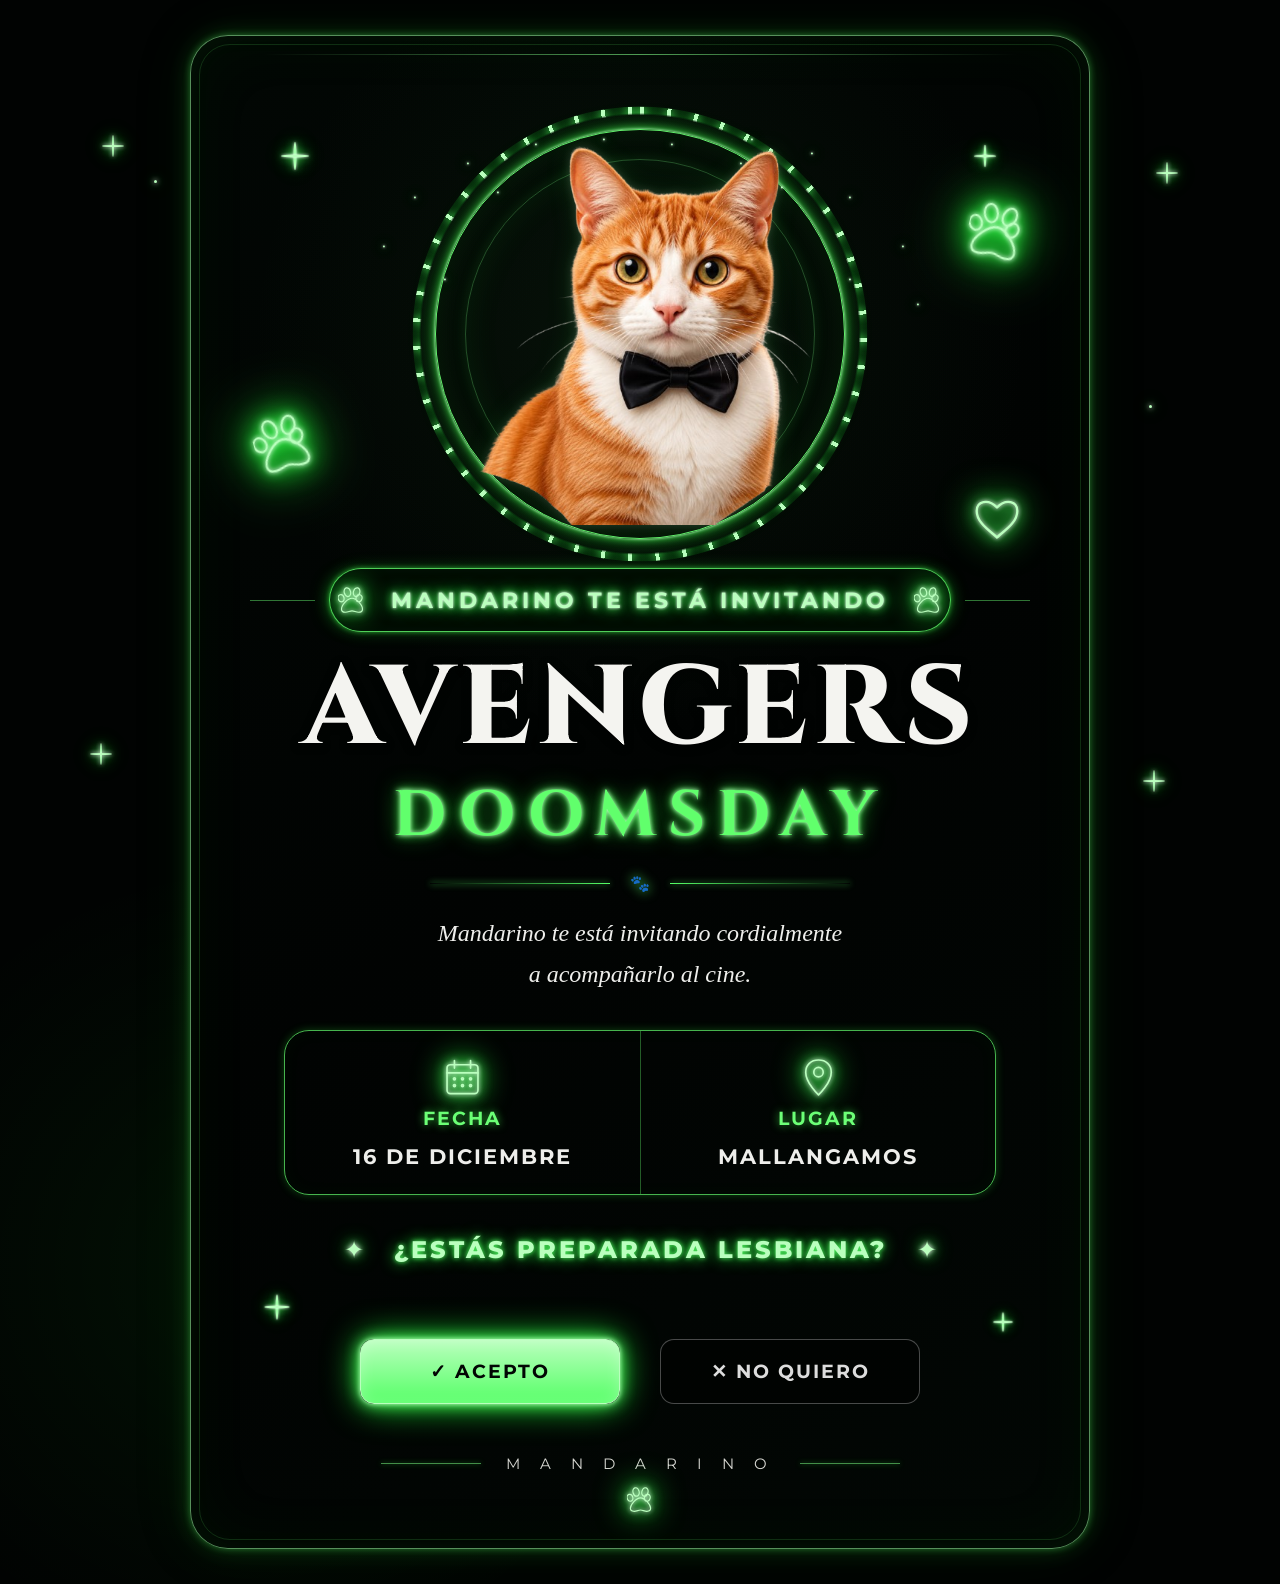
<file: index.html>
<!DOCTYPE html>
<html lang="es">

<head>
    <meta charset="UTF-8">
    <meta name="viewport" content="width=device-width, initial-scale=1.0">

    <title>Invitación al cine</title>

    <link rel="stylesheet" href="estilos.css">
</head>

<body>

    <div class="particulas-sangre" id="particulasSangre"></div>

    <!-- =====================================================
         TORRES MALDITAS + ANTORCHAS
    ====================================================== -->

    <div class="torres-rojas">

        <!-- TORRE IZQUIERDA -->
        <div class="torre-roja torre-izquierda">

            <div class="torre-cuerpo">

                <div class="ventana ventana-1"></div>
                <div class="ventana ventana-2"></div>

                <div class="puerta"></div>

                <div class="piedra piedra-1"></div>
                <div class="piedra piedra-2"></div>
                <div class="piedra piedra-3"></div>
                <div class="piedra piedra-4"></div>

            </div>

            <div class="torre-techo">

                <span></span>
                <span></span>
                <span></span>

            </div>

            <div class="torre-base"></div>

            <div class="antorcha">

                <div class="llama"></div>

            </div>

            <div class="torre-luz"></div>

        </div>


        <!-- TORRE DERECHA -->
        <div class="torre-roja torre-derecha">

            <div class="torre-cuerpo">

                <div class="ventana ventana-1"></div>
                <div class="ventana ventana-2"></div>

                <div class="puerta"></div>

                <div class="piedra piedra-1"></div>
                <div class="piedra piedra-2"></div>
                <div class="piedra piedra-3"></div>
                <div class="piedra piedra-4"></div>

            </div>

            <div class="torre-techo">

                <span></span>
                <span></span>
                <span></span>

            </div>

            <div class="torre-base"></div>

            <div class="antorcha">

                <div class="llama"></div>

            </div>

            <div class="torre-luz"></div>

        </div>

    </div>


    <div class="fondo-decoracion">

        <div class="estrella-fondo estrella-fondo-1"></div>
        <div class="estrella-fondo estrella-fondo-2"></div>
        <div class="estrella-fondo estrella-fondo-3"></div>
        <div class="estrella-fondo estrella-fondo-4"></div>

        <div class="mini-punto punto-1"></div>
        <div class="mini-punto punto-2"></div>
        <div class="mini-punto punto-3"></div>
        <div class="mini-punto punto-4"></div>
        <div class="mini-punto punto-5"></div>
        <div class="mini-punto punto-6"></div>

    </div>


    <div class="tarjeta" id="tarjeta">

        <div class="borde-superior"></div>

        <div class="decoraciones-neon">

            <div class="patita-neon patita-izquierda">
                <svg viewBox="0 0 512 512">
                    <path d="
                    M256 224
                    C176 224 64 347 64 424
                    C64 459 91 480 136 480
                    C185 480 217 455 256 455
                    C296 455 328 480 376 480
                    C421 480 448 459 448 424
                    C448 347 336 224 256 224Z
                    M109 211
                    C99 176 67 153 38 160
                    C9 167 -6 201 4 236
                    C14 271 46 294 75 287
                    C104 280 119 246 109 211Z
                    M194 191
                    C225 183 240 141 228 98
                    C216 55 181 27 150 35
                    C119 43 104 85 116 128
                    C128 171 163 199 194 191Z
                    M403 160
                    C374 153 342 176 332 211
                    C322 246 337 280 366 287
                    C395 294 427 271 437 236
                    C447 201 432 167 403 160Z
                    M318 191
                    C349 199 384 171 396 128
                    C408 85 393 43 362 35
                    C331 27 296 55 284 98
                    C272 141 287 183 318 191Z
                    " />
                </svg>
            </div>

            <div class="patita-neon patita-derecha">
                <svg viewBox="0 0 512 512">
                    <path d="
                    M256 224
                    C176 224 64 347 64 424
                    C64 459 91 480 136 480
                    C185 480 217 455 256 455
                    C296 455 328 480 376 480
                    C421 480 448 459 448 424
                    C448 347 336 224 256 224Z
                    M109 211
                    C99 176 67 153 38 160
                    C9 167 -6 201 4 236
                    C14 271 46 294 75 287
                    C104 280 119 246 109 211Z
                    M194 191
                    C225 183 240 141 228 98
                    C216 55 181 27 150 35
                    C119 43 104 85 116 128
                    C128 171 163 199 194 191Z
                    M403 160
                    C374 153 342 176 332 211
                    C322 246 337 280 366 287
                    C395 294 427 271 437 236
                    C447 201 432 167 403 160Z
                    M318 191
                    C349 199 384 171 396 128
                    C408 85 393 43 362 35
                    C331 27 296 55 284 98
                    C272 141 287 183 318 191Z
                    " />
                </svg>
            </div>

            <div class="corazon-neon">
                <svg viewBox="0 0 100 100">
                    <path d="
                    M50 82
                    C42 73 15 58 15 36
                    C15 20 34 14 50 30
                    C66 14 85 20 85 36
                    C85 58 58 73 50 82Z
                    " />
                </svg>
            </div>

            <div class="estrella-neon estrella-1"></div>
            <div class="estrella-neon estrella-2"></div>
            <div class="estrella-neon estrella-3"></div>
            <div class="estrella-neon estrella-4"></div>

        </div>


        <div class="gato-container" id="gatoContainer">

            <div class="aro aro-grande"></div>
            <div class="aro aro-punteado"></div>
            <div class="aro aro-interior"></div>

            <span class="particula p1">•</span>
            <span class="particula p2">•</span>
            <span class="particula p3">•</span>
            <span class="particula p4">•</span>
            <span class="particula p5">•</span>
            <span class="particula p6">•</span>
            <span class="particula p7">•</span>
            <span class="particula p8">•</span>
            <span class="particula p9">•</span>
            <span class="particula p10">•</span>
            <span class="particula p11">•</span>
            <span class="particula p12">•</span>
            <span class="particula p13">•</span>
            <span class="particula p14">•</span>
            <span class="particula p15">•</span>
            <span class="particula p16">•</span>

            <div class="gato" id="gato">

                <img
                    src="mandarino.png"
                    alt="Mandarino"
                    class="foto-mandarino"
                >

            </div>

        </div>


        <div class="invitacion-cinta">

            <div class="mini-patita">
                <svg viewBox="0 0 512 512">
                    <path d="
                    M256 224
                    C176 224 64 347 64 424
                    C64 459 91 480 136 480
                    C185 480 217 455 256 455
                    C296 455 328 480 376 480
                    C421 480 448 459 448 424
                    C448 347 336 224 256 224Z
                    M109 211
                    C99 176 67 153 38 160
                    C9 167 -6 201 4 236
                    C14 271 46 294 75 287
                    C104 280 119 246 109 211Z
                    M194 191
                    C225 183 240 141 228 98
                    C216 55 181 27 150 35
                    C119 43 104 85 116 128
                    C128 171 163 199 194 191Z
                    M403 160
                    C374 153 342 176 332 211
                    C322 246 337 280 366 287
                    C395 294 427 271 437 236
                    C447 201 432 167 403 160Z
                    M318 191
                    C349 199 384 171 396 128
                    C408 85 393 43 362 35
                    C331 27 296 55 284 98
                    C272 141 287 183 318 191Z
                    " />
                </svg>
            </div>

            <p class="invitacion-texto">
                MANDARINO TE ESTÁ INVITANDO
            </p>

            <div class="mini-patita">
                <svg viewBox="0 0 512 512">
                    <path d="
                    M256 224
                    C176 224 64 347 64 424
                    C64 459 91 480 136 480
                    C185 480 217 455 256 455
                    C296 455 328 480 376 480
                    C421 480 448 459 448 424
                    C448 347 336 224 256 224Z
                    M109 211
                    C99 176 67 153 38 160
                    C9 167 -6 201 4 236
                    C14 271 46 294 75 287
                    C104 280 119 246 109 211Z
                    M194 191
                    C225 183 240 141 228 98
                    C216 55 181 27 150 35
                    C119 43 104 85 116 128
                    C128 171 163 199 194 191Z
                    M403 160
                    C374 153 342 176 332 211
                    C322 246 337 280 366 287
                    C395 294 427 271 437 236
                    C447 201 432 167 403 160Z
                    M318 191
                    C349 199 384 171 396 128
                    C408 85 393 43 362 35
                    C331 27 296 55 284 98
                    C272 141 287 183 318 191Z
                    " />
                </svg>
            </div>

        </div>


        <div class="logo">
            <span>AVENGERS</span>
            <strong>DOOMSDAY</strong>
        </div>


        <div class="separador">
            <span>🐾</span>
        </div>


        <p class="descripcion">
            Mandarino te está invitando cordialmente
            <br>
            a acompañarlo al cine.
        </p>


        <div class="datos">

            <div class="dato">

                <div class="icono-svg">
                    <svg viewBox="0 0 64 64">
                        <rect x="9" y="13" width="46" height="43" rx="5"/>
                        <line x1="9" y1="25" x2="55" y2="25"/>
                        <line x1="20" y1="7" x2="20" y2="18"/>
                        <line x1="44" y1="7" x2="44" y2="18"/>
                        <circle cx="20" cy="34" r="1.5"/>
                        <circle cx="32" cy="34" r="1.5"/>
                        <circle cx="44" cy="34" r="1.5"/>
                        <circle cx="20" cy="44" r="1.5"/>
                        <circle cx="32" cy="44" r="1.5"/>
                        <circle cx="44" cy="44" r="1.5"/>
                    </svg>
                </div>

                <small>FECHA</small>
                <p>16 DE DICIEMBRE</p>

            </div>


            <div class="dato">

                <div class="icono-svg">
                    <svg viewBox="0 0 64 64">
                        <path d="
                        M32 58
                        C32 58 51 40 51 24
                        C51 13 43 6 32 6
                        C21 6 13 13 13 24
                        C13 40 32 58 32 58Z
                        " />
                        <circle cx="32" cy="24" r="7"/>
                    </svg>
                </div>

                <small>LUGAR</small>
                <p>MALLANGAMOS</p>

            </div>

        </div>


        <div class="mensaje">

            <div class="decoracion-pregunta">✦</div>

            <p id="pregunta">
                ¿ESTÁS PREPARADA LESBIANA?
            </p>

            <span id="submensaje"></span>

            <div class="decoracion-pregunta">✦</div>

        </div>


        <div class="botones">

            <button
                class="acepto"
                id="acepto"
                onclick="aceptar()">
                ✓ ACEPTО
            </button>

            <button
                class="no-quiero"
                id="noQuiero"
                onclick="rechazar()">
                ✕ NO QUIERO
            </button>

        </div>


        <div class="firma">

            <span></span>

            M A N D A R I N O

            <span></span>

        </div>


        <div class="patita-final">

            <svg viewBox="0 0 512 512">
                <path d="
                M256 224
                C176 224 64 347 64 424
                C64 459 91 480 136 480
                C185 480 217 455 256 455
                C296 455 328 480 376 480
                C421 480 448 459 448 424
                C448 347 336 224 256 224Z
                M109 211
                C99 176 67 153 38 160
                C9 167 -6 201 4 236
                C14 271 46 294 75 287
                C104 280 119 246 109 211Z
                M194 191
                C225 183 240 141 228 98
                C216 55 181 27 150 35
                C119 43 104 85 116 128
                C128 171 163 199 194 191Z
                M403 160
                C374 153 342 176 332 211
                C322 246 337 280 366 287
                C395 294 427 271 437 236
                C447 201 432 167 403 160Z
                M318 191
                C349 199 384 171 396 128
                C408 85 393 43 362 35
                C331 27 296 55 284 98
                C272 141 287 183 318 191Z
                " />
            </svg>

        </div>


        <div class="arañazos" id="arañazos">

            <div class="garra g1"></div>
            <div class="garra g2"></div>
            <div class="garra g3"></div>

        </div>

    </div>


    <script>

        let intentos = 0;

        const mensajes = [
            "ACEPTA LESBIANA",
            "VAMOS, SÉ QUE QUIERES",
            "DALE QUE SÍ",
            "ACEPTA ALEEEE",
            "RENEGONA",
            "BOXEADORA",
            "GOLPEADORA",
            "PELUDА",
            "DALE",
            "QUE",
            "SIIII",
            "Y TE DEJO PEGARME",
            "ME PATEAS EN EL PILÍN",
            "TE DOY A MANDARINO",
            "TE ODIO",
            "TE ODIOOOOOO",
            "YA NO CLICKES NADA",
            "YA SÁLTE DE LA PÁGINA",
            "VETE",
            "YA..."
        ];

        const submensajes = Array(mensajes.length).fill("");

        const botones = [
            "✕ NO QUIERO"
        ];


        function rechazar() {

            intentos++;

            const tarjeta =
                document.getElementById("tarjeta");

            const boton =
                document.getElementById("noQuiero");

            const pregunta =
                document.getElementById("pregunta");

            const submensaje =
                document.getElementById("submensaje");

            const aceptar =
                document.getElementById("acepto");

            const gato =
                document.getElementById("gato");

            let indice =
                Math.min(
                    intentos,
                    mensajes.length - 1
                );

            pregunta.textContent =
                mensajes[indice];

            submensaje.textContent =
                submensajes[indice];

            boton.textContent = "✕ NO QUIERO";

            gato.classList.remove(
                "triste",
                "sorprendido",
                "molesto",
                "enojado",
                "furioso",
                "ataque",
                "acercarse"
            );


            if (intentos === 1) {
                gato.classList.add("triste");
            }

            else if (intentos === 2) {
                gato.classList.add("sorprendido");
            }

            else if (intentos === 3) {
                gato.classList.add("molesto");
            }

            else if (
                intentos >= 4 &&
                intentos <= 5
            ) {
                gato.classList.add("enojado");
            }

            else if (
                intentos >= 6 &&
                intentos < 10
            ) {
                gato.classList.add("furioso");
            }


            if (intentos === 6) {

                tarjeta.classList.add("rojo");

                document.body.classList.add(
                    "ambiente-rojo"
                );

                aceptar.classList.add(
                    "grande"
                );

                iniciarParticulasSangre();

            }


            if (false) {
                aceptar.textContent =
                    "✓ ACEPTA LESBIANA";
            }


            if (false) {
                aceptar.textContent =
                    "✓ YO SÉ QUE QUIERES IR";
            }


            if (false) {

                gato.classList.add("acercarse");

                pregunta.textContent =
                    "YA PUES, VAS A IR 😡";

                submensaje.textContent =
                    "¡DEJA DE DECIR QUE NO!";

                boton.textContent =
                    "✕ NO QUIERO";

            }


            if (false) {

                gato.classList.remove(
                    "furioso",
                    "acercarse"
                );

                gato.classList.add("ataque");

                tarjeta.classList.add(
                    "ataque-tarjeta"
                );

                pregunta.textContent =
                    "¡YA ME HICISTE ENOJAR! 😡";

                submensaje.textContent =
                    "¡AHORA SÍ TE VOY A ARAÑAR!";

                boton.textContent =
                    "✕ NO QUIERO";

                document
                    .getElementById("arañazos")
                    .classList.add("mostrar");

            }


            tarjeta.classList.remove(
                "temblar"
            );

            void tarjeta.offsetWidth;

            tarjeta.classList.add(
                "temblar"
            );

        }


        let intervaloParticulas = null;

        function crearParticulaSangre() {

            const contenedor =
                document.getElementById(
                    "particulasSangre"
                );

            if (!contenedor) return;

            const particula =
                document.createElement("span");

            particula.className =
                "particula-sangre";

            particula.style.left =
                (Math.random() * 100) + "%";

            particula.style.setProperty(
                "--duracion",
                (3.2 + Math.random() * 2.8) + "s"
            );

            particula.style.setProperty(
                "--retraso",
                (Math.random() * .35) + "s"
            );

            particula.style.setProperty(
                "--tamano",
                (2 + Math.random() * 5) + "px"
            );

            particula.style.setProperty(
                "--movimiento",
                ((Math.random() * 140) - 70) + "px"
            );

            particula.style.setProperty(
                "--giro",
                ((Math.random() * 720) - 360) + "deg"
            );

            contenedor.appendChild(particula);

            setTimeout(
                () => particula.remove(),
                7000
            );

        }


        function iniciarParticulasSangre() {

            if (intervaloParticulas) return;

            for (
                let i = 0;
                i < 24;
                i++
            ) {

                setTimeout(
                    crearParticulaSangre,
                    i * 100
                );

            }

            intervaloParticulas =
                setInterval(
                    crearParticulaSangre,
                    180
                );

        }


        function aceptar() {

            window.location.href =
                "fotos.html";

            return;


            const tarjeta =
                document.getElementById(
                    "tarjeta"
                );

            tarjeta.innerHTML = `

                <div class="borde-superior"></div>

                <div class="aceptado">

                    <div class="check">
                        ✓
                    </div>

                    <h1>
                        ¡ACEPTASTE!
                    </h1>

                    <div class="linea-final"></div>

                    <p>
                        Sabía que ibas a aceptar,
                        renegona 😌
                    </p>

                    <strong>
                        NOS VEMOS EN EL CINE
                    </strong>

                    <span>
                        16 DE DICIEMBRE · MALLANGAMOS
                    </span>

                    <button
                        onclick="location.reload()">

                        VOLVER

                    </button>

                </div>

            `;

        }

    </script>

</body>

</html>
</file>
<file: estilos.css>
/* =========================================================
   FUENTES
========================================================= */

@import url('https://fonts.googleapis.com/css2?family=Cinzel:wght@500;600;700;800&family=Montserrat:wght@400;500;600;700;800&display=swap');


/* =========================================================
   VARIABLES
========================================================= */

:root {

    --negro: #020604;
    --negro-2: #050c07;

    --verde: #55ff66;
    --verde-fuerte: #20ff38;
    --verde-claro: #baffbe;

    --verde-transparente:
        rgba(60,255,75,.20);

    --blanco: #f5f5f2;

}


/* =========================================================
   GENERAL
========================================================= */

* {
    box-sizing: border-box;
    margin: 0;
    padding: 0;
}


body {

    min-height: 100vh;

    display: flex;

    justify-content: center;
    align-items: center;

    padding: 35px 15px;

    background:

        radial-gradient(
            circle at 50% 30%,
            rgba(35,100,42,.18),
            transparent 35%
        ),

        radial-gradient(
            circle at 20% 80%,
            rgba(30,255,45,.06),
            transparent 25%
        ),

        #010302;

    color: white;

    font-family:
        'Montserrat',
        Arial,
        sans-serif;

    overflow-x: hidden;

    transition:
        background .5s ease;

}


/* =========================================================
   FONDO DECORATIVO
========================================================= */

.fondo-decoracion {

    position: fixed;

    inset: 0;

    pointer-events: none;

    z-index: 0;

}


.mini-punto {

    position: absolute;

    width: 3px;
    height: 3px;

    border-radius: 50%;

    background: var(--verde-claro);

    box-shadow:

        0 0 5px white,

        0 0 10px var(--verde),

        0 0 18px var(--verde-fuerte);

    animation:
        punto-parpadeo
        3s ease-in-out infinite;

}


.punto-1 {
    left: 12%;
    top: 20%;
}

.punto-2 {
    left: 23%;
    top: 8%;
}

.punto-3 {
    right: 16%;
    top: 18%;
}

.punto-4 {
    right: 25%;
    bottom: 20%;
}

.punto-5 {
    left: 16%;
    bottom: 25%;
}

.punto-6 {
    right: 10%;
    top: 45%;
}


@keyframes punto-parpadeo {

    0%,100% {
        opacity: .3;
        transform: scale(.7);
    }

    50% {
        opacity: 1;
        transform: scale(1.4);
    }

}


/* =========================================================
   ESTRELLAS DEL FONDO
========================================================= */

.estrella-fondo {

    position: absolute;

    width: 22px;
    height: 22px;

}


.estrella-fondo::before,
.estrella-fondo::after {

    content: "";

    position: absolute;

    left: 50%;
    top: 50%;

    transform:
        translate(-50%,-50%);

    background:
        var(--verde-claro);

    border-radius: 50%;

    box-shadow:

        0 0 4px white,

        0 0 10px var(--verde),

        0 0 20px var(--verde-fuerte);

}


.estrella-fondo::before {

    width: 2px;
    height: 22px;

}


.estrella-fondo::after {

    width: 22px;
    height: 2px;

}


.estrella-fondo-1 {
    left: 8%;
    top: 15%;
}

.estrella-fondo-2 {
    right: 8%;
    top: 18%;
}

.estrella-fondo-3 {
    left: 7%;
    bottom: 15%;
}

.estrella-fondo-4 {
    right: 9%;
    bottom: 12%;
}


/* =========================================================
   TARJETA
========================================================= */

.tarjeta {

    position: relative;

    width: 900px;

    min-height: 1450px;

    padding:
        35px
        70px
        35px;

    overflow: hidden;

    z-index: 2;

    border-radius: 38px;

    border:
        1px solid
        rgba(115,190,121,.75);

    background:

        radial-gradient(
            circle at 50% 20%,
            rgba(45,110,51,.12),
            transparent 30%
        ),

        linear-gradient(
            145deg,
            #020704,
            #010302 50%,
            #020704
        );

    box-shadow:

        0 0 7px rgba(91,255,103,.35),

        0 0 25px rgba(60,255,72,.18),

        0 0 60px rgba(20,100,30,.14),

        inset 0 0 70px rgba(35,170,45,.05);

}


/* segundo borde */

.tarjeta::before {

    content: "";

    position: absolute;

    inset: 8px;

    border:

        1px solid
        rgba(100,255,110,.15);

    border-radius: 31px;

    pointer-events: none;

}


/* brillo del borde */

.tarjeta::after {

    content: "";

    position: absolute;

    inset: 0;

    border-radius: 38px;

    pointer-events: none;

    box-shadow:

        inset 0 0 25px rgba(70,255,80,.04);

}


/* =========================================================
   BORDE SUPERIOR
========================================================= */

.borde-superior {

    position: absolute;

    left: 8%;
    right: 8%;

    top: 18px;

    height: 1px;

    background:

        linear-gradient(
            90deg,
            transparent,
            rgba(130,255,137,.6),
            transparent
        );

}


/* =========================================================
   DECORACIONES NEÓN
========================================================= */

.decoraciones-neon {

    position: absolute;

    inset: 0;

    pointer-events: none;

    z-index: 5;

}


/* =========================================================
   PATITAS
========================================================= */

.patita-neon {

    position: absolute;

    width: 58px;
    height: 58px;

}


.patita-neon svg {

    width: 100%;
    height: 100%;

    fill: none;

    stroke:
        var(--verde-claro);

    stroke-width: 18;

    stroke-linecap: round;
    stroke-linejoin: round;

    filter:

        drop-shadow(
            0 0 2px white
        )

        drop-shadow(
            0 0 5px var(--verde)
        )

        drop-shadow(
            0 0 12px var(--verde-fuerte)
        )

        drop-shadow(
            0 0 25px rgba(30,255,55,.85)
        );

}


.patita-izquierda {

    left: 7%;

    top: 25%;

    transform:
        rotate(-15deg);

}


.patita-derecha {

    right: 7%;

    top: 11%;

    transform:
        rotate(13deg);

}


/* =========================================================
   CORAZÓN
========================================================= */

.corazon-neon {

    position: absolute;

    right: 7%;

    top: 30%;

    width: 58px;
    height: 58px;

}


.corazon-neon svg {

    width: 100%;
    height: 100%;

    fill: none;

    stroke:
        var(--verde-claro);

    stroke-width: 4;

    stroke-linecap: round;
    stroke-linejoin: round;

    filter:

        drop-shadow(
            0 0 2px white
        )

        drop-shadow(
            0 0 7px var(--verde)
        )

        drop-shadow(
            0 0 17px var(--verde-fuerte)
        );

}


/* =========================================================
   ESTRELLAS
========================================================= */

.estrella-neon {

    position: absolute;

    width: 28px;
    height: 28px;

}


.estrella-neon::before,
.estrella-neon::after {

    content: "";

    position: absolute;

    left: 50%;
    top: 50%;

    transform:
        translate(-50%,-50%);

    background:
        var(--verde-claro);

    border-radius: 50%;

    box-shadow:

        0 0 3px white,

        0 0 8px var(--verde),

        0 0 18px var(--verde-fuerte);

}


.estrella-neon::before {

    width: 3px;
    height: 28px;

}


.estrella-neon::after {

    width: 28px;
    height: 3px;

}


.estrella-1 {
    left: 10%;
    top: 7%;
}

.estrella-2 {
    right: 10%;
    top: 7%;
    transform: scale(.8);
}

.estrella-3 {
    left: 8%;
    bottom: 15%;
    transform: scale(.9);
}

.estrella-4 {
    right: 8%;
    bottom: 14%;
    transform: scale(.7);
}


/* =========================================================
   GATO
========================================================= */

.gato-container {

    position: relative;

    width: 100%;

    height: 485px;

    margin-top: 20px;

    display: flex;

    justify-content: center;

    align-items: center;

}


/* =========================================================
   AROS
========================================================= */

.aro {

    position: absolute;

    left: 50%;
    top: 50%;

    border-radius: 50%;

    transform:
        translate(-50%,-50%);

    pointer-events: none;

}


/* ARO PRINCIPAL */

.aro-grande {

    width: 410px;
    height: 410px;

    border:
        1px solid
        rgba(105,255,114,.95);

    box-shadow:

        0 0 3px rgba(220,255,222,.9),

        0 0 9px rgba(75,255,88,.85),

        0 0 25px rgba(40,255,55,.45),

        inset 0 0 30px rgba(45,255,55,.08);

}


/* ARO PUNTEADO */

.aro-punteado {

    width: 455px;
    height: 455px;

    background:

        repeating-conic-gradient(

            from 0deg,

            var(--verde-claro)
            0deg 1deg,

            transparent
            1deg 7deg

        );

    -webkit-mask:

        radial-gradient(

            circle,

            transparent 68%,

            black 68.7%,

            black 70.5%,

            transparent 71.2%

        );

    mask:

        radial-gradient(

            circle,

            transparent 68%,

            black 68.7%,

            black 70.5%,

            transparent 71.2%

        );

    filter:

        drop-shadow(
            0 0 4px var(--verde)
        )

        drop-shadow(
            0 0 12px var(--verde-fuerte)
        );

}


/* ARO INTERIOR */

.aro-interior {

    width: 350px;
    height: 350px;

    border:
        1px solid
        rgba(120,255,128,.28);

    box-shadow:

        inset 0 0 35px
        rgba(45,255,58,.08),

        0 0 15px
        rgba(45,255,58,.12);

}


/* =========================================================
   PARTÍCULAS
========================================================= */

.particula {

    position: absolute;

    z-index: 6;

    color:
        var(--verde-claro);

    font-size: 13px;

    text-shadow:

        0 0 3px white,

        0 0 8px var(--verde),

        0 0 17px var(--verde-fuerte);

    animation:
        particula 3s
        ease-in-out infinite;

}


.p1  { left: 27%; top: 13%; }
.p2  { left: 36%; top: 9%; }
.p3  { left: 45%; top: 8%; }
.p4  { left: 54%; top: 9%; }
.p5  { left: 63%; top: 13%; }

.p6  { right: 22%; top: 20%; }
.p7  { right: 15%; top: 30%; }

.p8  { left: 16%; top: 30%; }
.p9  { left: 20%; top: 20%; }

.p10 { right: 27%; top: 11%; }
.p11 { right: 35%; top: 8%; }

.p12 { left: 24%; top: 37%; }
.p13 { right: 22%; top: 37%; }

.p14 { left: 31%; top: 19%; }
.p15 { right: 31%; top: 18%; }

.p16 { right: 13%; top: 42%; }


@keyframes particula {

    0%,100% {

        opacity: .35;

        transform:
            scale(.7);

    }

    50% {

        opacity: 1;

        transform:
            scale(1.25);

    }

}


/* =========================================================
   GATO CSS
========================================================= */

.gato {

    position: relative;

    width: 260px;
    height: 330px;

    z-index: 4;

    transform-origin:
        center bottom;

    transition:
        transform .4s ease;

}


/* cuerpo */

.cuerpo {

    position: absolute;

    width: 190px;
    height: 220px;

    left: 35px;
    bottom: 0;

    border-radius:
        48%
        48%
        42%
        42%;

    background:

        radial-gradient(
            circle at 45% 35%,
            #242424,
            #090909 70%
        );

    border:
        3px solid #191919;

    box-shadow:

        inset
        12px 0
        25px
        rgba(255,255,255,.03),

        0 0 20px
        rgba(0,0,0,.8);

}


/* cabeza */

.cara {

    position: absolute;

    width: 210px;
    height: 190px;

    left: 25px;
    top: 45px;

    z-index: 5;

    border-radius:
        48%
        48%
        45%
        45%;

    background:

        radial-gradient(
            circle at 50% 38%,
            #303030,
            #0a0a0a 75%
        );

    border:
        3px solid #1d1d1d;

    box-shadow:
        0 8px 15px rgba(0,0,0,.7);

}


/* orejas */

.oreja {

    position: absolute;

    width: 90px;
    height: 115px;

    top: 5px;

    background:
        #111;

    border:
        3px solid #202020;

    z-index: 3;

}


.oreja.izquierda {

    left: 22px;

    transform:
        rotate(-18deg)
        skewY(-8deg);

    clip-path:
        polygon(
            0 100%,
            20% 10%,
            100% 75%,
            85% 100%
        );

}


.oreja.derecha {

    right: 22px;

    transform:
        rotate(18deg)
        skewY(8deg);

    clip-path:
        polygon(
            100% 100%,
            80% 10%,
            0 75%,
            15% 100%
        );

}


/* ojos */

.ojo {

    position: absolute;

    top: 72px;

    width: 43px;
    height: 48px;

    border-radius: 50%;

    background:
        #070907;

    border:
        3px solid
        var(--verde);

    box-shadow:

        0 0 5px var(--verde),

        0 0 15px
        rgba(60,255,70,.6);

}


.ojo-izq {
    left: 43px;
}

.ojo-der {
    right: 43px;
}


.ojo span {

    position: absolute;

    width: 14px;
    height: 26px;

    left: 50%;
    top: 50%;

    transform:
        translate(-50%,-50%);

    border-radius: 50%;

    background:
        #000;

}


.ojo span::after {

    content: "";

    position: absolute;

    width: 7px;
    height: 7px;

    border-radius: 50%;

    background: white;

    left: 3px;
    top: 4px;

    box-shadow:
        0 0 5px white;

}


/* nariz */

.nariz {

    position: absolute;

    left: 50%;
    top: 119px;

    transform:
        translateX(-50%);

    color:
        #ff6680;

    font-size: 20px;

    text-shadow:
        0 0 7px #ff5570;

}


/* boca */

.boca {

    position: absolute;

    left: 50%;
    top: 142px;

    width: 35px;
    height: 18px;

    transform:
        translateX(-50%);

    border-bottom:
        2px solid #aaa;

    border-radius: 50%;

}


/* bigotes */

.bigote {

    position: absolute;

    width: 75px;
    height: 1px;

    background:
        rgba(220,220,220,.55);

}


.b1 {
    left: -55px;
    top: 125px;
    transform: rotate(10deg);
}

.b2 {
    left: -55px;
    top: 140px;
}

.b3 {
    left: -50px;
    top: 155px;
    transform: rotate(-10deg);
}

.b4 {
    right: -55px;
    top: 125px;
    transform: rotate(-10deg);
}

.b5 {
    right: -55px;
    top: 140px;
}

.b6 {
    right: -50px;
    top: 155px;
    transform: rotate(10deg);
}


/* cola */

.cola {

    position: absolute;

    width: 100px;
    height: 170px;

    right: -45px;
    bottom: 15px;

    border:
        15px solid #111;

    border-left:
        0;

    border-bottom:
        0;

    border-radius:
        0 100% 0 0;

    transform:
        rotate(-10deg);

}


/* =========================================================
   CINTA MANDARINO
========================================================= */

.invitacion-cinta {

    position: relative;

    width: 82%;

    margin:
        -8px auto 25px;

    height: 64px;

    display: flex;

    align-items: center;

    justify-content: center;

    gap: 25px;

    border:
        1px solid
        rgba(100,255,111,.8);

    border-radius: 35px;

    background:
        rgba(1,12,4,.88);

    box-shadow:

        0 0 5px
        rgba(70,255,80,.55),

        0 0 16px
        rgba(50,255,60,.25),

        inset 0 0 15px
        rgba(50,255,60,.05);

}


/* líneas laterales */

.invitacion-cinta::before,
.invitacion-cinta::after {

    content: "";

    position: absolute;

    width: 65px;
    height: 1px;

    background:
        rgba(105,255,115,.45);

}


.invitacion-cinta::before {
    left: -80px;
}

.invitacion-cinta::after {
    right: -80px;
}


/* texto */

.invitacion-texto {

    font-size: 22px;

    letter-spacing: 4px;

    font-weight: 700;

    color:
        var(--verde-claro);

    text-shadow:

        0 0 3px white,

        0 0 8px var(--verde),

        0 0 18px var(--verde-fuerte);

}


/* mini patita */

.mini-patita {

    width: 28px;
    height: 28px;

    flex-shrink: 0;

}


.mini-patita svg {

    width: 100%;
    height: 100%;

    fill: none;

    stroke:
        var(--verde-claro);

    stroke-width: 22;

    stroke-linecap: round;
    stroke-linejoin: round;

    filter:

        drop-shadow(
            0 0 2px white
        )

        drop-shadow(
            0 0 5px var(--verde)
        )

        drop-shadow(
            0 0 12px var(--verde-fuerte)
        );

}


/* =========================================================
   LOGO
========================================================= */

.logo {

    text-align: center;

    margin-top: 10px;

}


.logo span {

    display: block;

    font-family:
        'Cinzel',
        serif;

    font-size:
        clamp(65px, 9vw, 112px);

    line-height: .95;

    letter-spacing: 5px;

    font-weight: 800;

    color:
        #f4f4f0;

    text-shadow:
        0 2px 8px rgba(0,0,0,.7);

}


.logo strong {

    display: block;

    margin-top: 10px;

    font-family:
        'Cinzel',
        serif;

    font-size:
        clamp(35px, 5vw, 65px);

    letter-spacing:
        12px;

    color:
        #61ff6c;

    text-shadow:

        0 0 4px #b8ffbc,

        0 0 10px #4cff59,

        0 0 22px
        rgba(40,255,55,.6);

}


/* =========================================================
   SEPARADOR
========================================================= */

.separador {

    display: flex;

    align-items: center;

    justify-content: center;

    gap: 20px;

    margin: 15px 0 20px;

    color:
        var(--verde);

}


.separador::before,
.separador::after {

    content: "";

    width: 180px;
    height: 1px;

    background:
        linear-gradient(
            90deg,
            transparent,
            var(--verde)
        );

    box-shadow:
        0 0 6px var(--verde);

}


.separador::after {

    background:
        linear-gradient(
            90deg,
            var(--verde),
            transparent
        );

}


.separador span {

    font-size: 16px;

    filter:
        drop-shadow(
            0 0 6px var(--verde)
        );

}


/* =========================================================
   DESCRIPCIÓN
========================================================= */

.descripcion {

    text-align: center;

    font-family:
        Georgia,
        serif;

    font-style: italic;

    font-size: 24px;

    line-height: 1.7;

    color:
        #eeeeeb;

    margin:
        0 auto 35px;

    max-width: 700px;

}


/* =========================================================
   DATOS
========================================================= */

.datos {

    width: 94%;

    margin: 0 auto 40px;

    display: grid;

    grid-template-columns: 1fr 1fr;

    border:
        1px solid
        rgba(100,255,110,.7);

    border-radius: 25px;

    overflow: hidden;

    box-shadow:

        0 0 8px
        rgba(55,255,65,.25),

        inset 0 0 20px
        rgba(45,255,55,.03);

}


.dato {

    text-align: center;

    padding: 25px;

}


.dato + .dato {

    border-left:
        1px solid
        rgba(100,255,110,.35);

}


/* iconos */

.icono-svg {

    width: 43px;
    height: 43px;

    margin:
        0 auto 8px;

}


.icono-svg svg {

    width: 100%;
    height: 100%;

    fill: none;

    stroke:
        var(--verde-claro);

    stroke-width: 2.5;

    stroke-linecap: round;
    stroke-linejoin: round;

    filter:

        drop-shadow(
            0 0 2px white
        )

        drop-shadow(
            0 0 6px var(--verde)
        )

        drop-shadow(
            0 0 14px var(--verde-fuerte)
        );

}


.dato small {

    display: block;

    font-size: 19px;

    font-weight: 700;

    letter-spacing: 2px;

    color:
        #6dff77;

    text-shadow:
        0 0 8px
        rgba(70,255,80,.7);

}


.dato p {

    margin-top: 14px;

    font-size: 21px;

    font-weight: 700;

    letter-spacing: 2px;

    color:
        #eeeeeb;

}


/* =========================================================
   MENSAJE
========================================================= */

.mensaje {

    display: flex;

    justify-content: center;

    align-items: center;

    gap: 30px;

    text-align: center;

    margin-bottom: 25px;

}


.mensaje p {

    color:
        var(--verde-claro);

    font-size: 24px;

    font-weight: 800;

    letter-spacing: 3px;

    text-shadow:

        0 0 5px var(--verde),

        0 0 15px var(--verde-fuerte);

}


.mensaje span {

    position: absolute;

    margin-top: 85px;

    color:
        var(--verde-claro);

    font-family:
        Georgia,
        serif;

    font-size: 22px;

    font-style: italic;

    text-shadow:
        0 0 5px var(--verde),
        0 0 12px var(--verde-fuerte);

}


.decoracion-pregunta {

    color:
        var(--verde-claro);

    font-size: 24px;

    text-shadow:

        0 0 5px white,

        0 0 12px var(--verde),

        0 0 20px var(--verde-fuerte);

}


/* =========================================================
   BOTONES
========================================================= */

.botones {

    display: flex;

    justify-content: center;

    gap: 40px;

    margin-top: 75px;

}


.botones button {

    min-width: 260px;

    padding: 20px 35px;

    border-radius: 14px;

    font-family:
        'Montserrat',
        sans-serif;

    font-size: 19px;

    font-weight: 700;

    letter-spacing: 2px;

    cursor: pointer;

    transition:
        .25s ease;

}


/* aceptar */

.acepto {

    color: var(--negro);

    border:
        1px solid var(--verde-claro);

    background:
        linear-gradient(180deg, var(--verde-claro), var(--verde));

    box-shadow:
        0 0 5px var(--verde-claro),
        0 0 15px var(--verde),
        0 0 35px var(--verde-fuerte),
        inset 0 0 15px rgba(255,255,255,.25);

}


.acepto:hover {

    transform:
        translateY(-3px)
        scale(1.04);

    box-shadow:
        0 0 8px var(--verde-claro),
        0 0 20px var(--verde),
        0 0 40px var(--verde-fuerte);

}


.acepto.grande {

    transform:
        scale(1.12);

}


/* no */

.no-quiero {

    color:
        #ddd;

    background:
        rgba(0,0,0,.35);

    border:
        1px solid
        rgba(180,180,180,.4);

}


.no-quiero:hover {

    border-color:
        #aaa;

    background:
        rgba(255,255,255,.04);

}


/* =========================================================
   FIRMA
========================================================= */

.firma {

    display: flex;

    justify-content: center;

    align-items: center;

    gap: 25px;

    margin-top: 50px;

    color:
        #d7d7d2;

    font-size: 15px;

    letter-spacing: 8px;

}


.firma span {

    width: 100px;
    height: 1px;

    background:
        rgba(120,255,130,.55);

    box-shadow:
        0 0 5px
        rgba(60,255,70,.5);

}


/* =========================================================
   PATITA FINAL
========================================================= */

.patita-final {

    width: 27px;
    height: 27px;

    margin:
        13px auto 0;

}


.patita-final svg {

    width: 100%;
    height: 100%;

    fill: none;

    stroke:
        var(--verde-claro);

    stroke-width: 22;

    stroke-linecap: round;
    stroke-linejoin: round;

    filter:

        drop-shadow(0 0 2px white)

        drop-shadow(0 0 6px var(--verde))

        drop-shadow(0 0 15px var(--verde-fuerte));

}


/* =========================================================
   ANIMACIÓN TEMBLOR
========================================================= */

.temblar {

    animation:
        temblar .45s ease;

}


@keyframes temblar {

    0%,100% {
        transform: translateX(0);
    }

    20% {
        transform: translateX(-7px);
    }

    40% {
        transform: translateX(7px);
    }

    60% {
        transform: translateX(-5px);
    }

    80% {
        transform: translateX(5px);
    }

}


/* =========================================================
   ESTADOS DEL GATO
========================================================= */

.gato.triste {

    transform:
        rotate(-4deg);

}


.gato.sorprendido {

    transform:
        scale(1.04);

}


.gato.molesto {

    transform:
        rotate(3deg);

}


.gato.enojado {

    transform:
        scale(1.06)
        rotate(-2deg);

}


.gato.furioso {

    transform:
        scale(1.1)
        rotate(3deg);

}


.gato.acercarse {

    transform:
        scale(1.28);

}


.gato.ataque {

    transform:
        scale(1.35)
        rotate(-5deg);

}


/* =========================================================
   ROJO SANGRE CASI NEGRO
========================================================= */

.ambiente-rojo {
    background:
        radial-gradient(circle at 50% 55%, rgba(75,0,0,.55), rgba(15,0,0,.96) 52%, #000000 100%) !important;
    background-color: #000000 !important;
}

.tarjeta.rojo {
    background:
        radial-gradient(circle at 50% 20%, rgba(90,0,0,.22), transparent 38%),
        linear-gradient(145deg, #120000, #030000 52%, #0d0000) !important;
    border-color: #4d0000 !important;
    box-shadow: 0 0 12px rgba(110,0,0,.38), 0 0 35px rgba(80,0,0,.25), inset 0 0 70px rgba(90,0,0,.12) !important;
}

.tarjeta.rojo .invitacion-texto {
    color: var(--verde-claro) !important;
}

.tarjeta.rojo .aro-grande {
    border-color: rgba(85,255,102,.9) !important;
}


/* =========================================================
   PARTÍCULAS ROJAS — EFECTO TETRIS / BRASAS
========================================================= */

.particulas-sangre {
    position: fixed;
    inset: 0;
    overflow: hidden;
    pointer-events: none;
    z-index: 9999;
}

.particula-sangre {
    position: absolute;
    bottom: -18px;
    left: 50%;
    width: var(--tamano);
    height: var(--tamano);
    border-radius: 2px;
    background: #9b1026 !important;
    border: 1px solid #d52b43;
    box-shadow:
        0 0 5px rgba(213,43,67,.95),
        0 0 12px rgba(155,16,38,.9),
        0 0 22px rgba(120,8,28,.7);
    opacity: 0;
    transform: translate3d(0, 0, 0) rotate(0deg) scale(.5);
    animation: particula-sube var(--duracion) linear forwards;
    will-change: transform, opacity;
}

@keyframes particula-sube {
    0% {
        transform: translate3d(0, 0, 0) rotate(0deg) scale(.45);
        opacity: 0;
    }

    7% {
        opacity: .95;
        transform: translate3d(0, -7vh, 0) rotate(20deg) scale(1);
    }

    30% {
        opacity: .9;
    }

    65% {
        opacity: .7;
    }

    88% {
        opacity: .3;
    }

    100% {
        transform: translate3d(var(--movimiento), -115vh, 0) rotate(var(--giro)) scale(.12);
        opacity: 0;
    }
}


/* evita cualquier destello blanco en la pantalla final */

.aceptado {
    background: transparent !important;
}

/* =========================================================
   GARRAS
========================================================= */

.arañazos {

    position: absolute;

    right: 30px;
    bottom: 80px;

    opacity: 0;

    transition:
        .3s;

}


.arañazos.mostrar {

    opacity: 1;

}


.garra {

    width: 90px;
    height: 3px;

    margin: 12px;

    background:
        #ff5050;

    box-shadow:

        0 0 7px red,

        0 0 15px red;

    transform:
        rotate(-25deg);

}


.g2 {
    transform: rotate(-20deg);
}

.g3 {
    transform: rotate(-15deg);
}


/* =========================================================
   PANTALLA ACEPTADO
========================================================= */

.aceptado {

    min-height:
        1200px;

    display: flex;

    flex-direction: column;

    justify-content: center;

    align-items: center;

    text-align: center;

    gap: 20px;

}


.check {

    width: 120px;
    height: 120px;

    display: flex;

    align-items: center;
    justify-content: center;

    border-radius: 50%;

    color:
        white;

    font-size: 65px;

    border:
        2px solid
        var(--verde-claro);

    background:
        rgba(50,255,60,.15);

    box-shadow:

        0 0 10px var(--verde),

        0 0 30px var(--verde-fuerte),

        inset 0 0 20px
        rgba(50,255,60,.15);

}


.aceptado h1 {

    font-size:
        55px;

    color:
        var(--verde-claro);

    text-shadow:

        0 0 10px var(--verde),

        0 0 25px var(--verde-fuerte);

}


.linea-final {

    width: 250px;
    height: 1px;

    background:
        var(--verde);

    box-shadow:
        0 0 8px var(--verde);

}


.aceptado p {

    font-family:
        Georgia,
        serif;

    font-size: 25px;

    font-style: italic;

}


.aceptado strong {

    font-size: 25px;

    color:
        #7dff85;

}


.aceptado span {

    color:
        #ddd;

    letter-spacing: 2px;

}


.aceptado button {

    margin-top: 30px;

    padding:
        16px 45px;

    border-radius: 12px;

    border:
        1px solid
        var(--verde);

    background:
        rgba(40,255,50,.12);

    color:
        white;

    cursor: pointer;

    font-weight: 700;

    box-shadow:
        0 0 15px
        rgba(40,255,50,.3);

}


/* =========================================================
   RESPONSIVE
========================================================= */

@media (max-width: 700px) {

    body {

        padding:
            10px;

    }


    .tarjeta {

        width: 100%;

        min-height: 1100px;

        padding:
            25px 18px;

        border-radius:
            25px;

    }


    .gato-container {

        height: 380px;

    }


    .gato {

        transform:
            scale(.78);

    }


    .aro-grande {

        width: 310px;
        height: 310px;

    }


    .aro-punteado {

        width: 345px;
        height: 345px;

    }


    .aro-interior {

        width: 270px;
        height: 270px;

    }


    .patita-neon {

        width: 40px;
        height: 40px;

    }


    .corazon-neon {

        width: 40px;
        height: 40px;

    }


    .invitacion-cinta {

        width: 95%;

        gap: 8px;

    }


    .invitacion-texto {

        font-size: 12px;

        letter-spacing:
            1.5px;

    }


    .mini-patita {

        width: 22px;
        height: 22px;

    }


    .logo span {

        font-size: 48px;

    }


    .logo strong {

        font-size: 30px;

        letter-spacing:
            6px;

    }


    .descripcion {

        font-size: 18px;

    }


    .datos {

        width: 100%;

    }


    .dato {

        padding:
            18px 8px;

    }


    .dato small {

        font-size: 13px;

    }


    .dato p {

        font-size: 13px;

    }


    .mensaje {

        gap: 8px;

    }


    .mensaje p {

        font-size: 16px;

        letter-spacing:
            1px;

    }


    .mensaje span {

        font-size: 17px;

        margin-top:
            65px;

    }


    .botones {

        flex-direction:
            column;

        align-items:
            center;

        gap: 15px;

        margin-top:
            60px;

    }


    .botones button {

        width: 90%;

        min-width: 0;

        font-size: 15px;

    }


    .firma {

        letter-spacing:
            4px;

    }

}

/* =========================================================
   FOTO DE MANDARINO
   REEMPLAZA EL GATO ORIGINAL
========================================================= */

.gato {
    position: relative;
    width: 230px;
    height: 300px;

    z-index: 4;

    transform-origin: center bottom;
    transition: transform .4s ease;

    display: flex;
    align-items: center;
    justify-content: center;
}

.foto-mandarino {
    width: 230px;
    height: 300px;
    object-fit: contain;
    display: block;
    position: relative;
    z-index: 10;

    transform: translateY(2px);

    filter:
        drop-shadow(0 0 4px rgba(85,255,102,.4))
        drop-shadow(0 0 10px rgba(85,255,102,.2));

    transition: transform .4s ease;
}


/* ESTADOS: conserva las animaciones del gato */

.gato.triste {
    transform: rotate(-4deg);
}

.gato.sorprendido {
    transform: scale(1.04);
}

.gato.molesto {
    transform: rotate(3deg);
}

.gato.enojado {
    transform: scale(1.06) rotate(-2deg);
}

.gato.furioso {
    transform: scale(1.1) rotate(3deg);
}

.gato.acercarse {
    transform: scale(1.28);
}

.gato.ataque {
    transform: scale(1.35) rotate(-5deg);
}


/* En celular */

@media (max-width: 700px) {

    .gato {
        transform: scale(.78);
    }

    .gato.triste {
        transform: scale(.78) rotate(-4deg);
    }

    .gato.sorprendido {
        transform: scale(.81);
    }

    .gato.molesto {
        transform: scale(.78) rotate(3deg);
    }

    .gato.enojado {
        transform: scale(.83) rotate(-2deg);
    }

    .gato.furioso {
        transform: scale(.86) rotate(3deg);
    }

    .gato.acercarse {
        transform: scale(1);
    }

    .gato.ataque {
        transform: scale(1.05) rotate(-5deg);
    }

}

/* =========================================================
   IMAGEN DE MANDARINO — MÁS GRANDE
========================================================= */

.gato {
    position: relative;
    width: 330px !important;
    height: 380px !important;
    z-index: 4;
    display: flex;
    justify-content: center;
    align-items: center;
    transform-origin: center center;
}

/* Imagen de Mandarino */
.gato img {
    width: 380px !important;
    height: 380px !important;
    object-fit: contain;
    object-position: center;
    display: block;

    filter:
        drop-shadow(0 0 5px rgba(255,255,255,.15))
        drop-shadow(0 0 12px rgba(60,255,70,.12));
}


/* En celular */
@media (max-width: 700px) {

    .gato {
        width: 300px !important;
        height: 340px !important;
    }

    .gato img {
        width: 290px !important;
        height: 290px !important;
    }

}

/* =========================================================
   MENSAJES DINÁMICOS - VERDE NEÓN ORIGINAL
========================================================= */

#pregunta {
    color: var(--verde-claro);
    text-shadow:
        0 0 5px var(--verde),
        0 0 15px var(--verde-fuerte);
}

#submensaje {
    color: var(--verde-claro);
    text-shadow:
        0 0 5px var(--verde),
        0 0 12px var(--verde-fuerte);
}


/* =========================================================
   MODO ROJO OSCURO — CASI NEGRO / SER DEL MAL
========================================================= */

.ambiente-rojo {
    background:
        radial-gradient(circle at 50% 48%, rgba(45,0,5,.42) 0%, rgba(16,0,2,.88) 42%, #020001 82%, #000000 100%) !important;
    background-color: #000000 !important;
}

.tarjeta.rojo {
    background:
        radial-gradient(circle at 50% 18%, rgba(65,0,8,.28), transparent 34%),
        radial-gradient(circle at 50% 85%, rgba(35,0,4,.22), transparent 50%),
        linear-gradient(145deg, #160004 0%, #050001 48%, #100003 100%) !important;
    border-color: rgba(105,8,20,.72) !important;
    box-shadow:
        0 0 8px rgba(100,0,15,.38),
        0 0 28px rgba(70,0,10,.22),
        0 0 65px rgba(45,0,6,.18),
        inset 0 0 80px rgba(55,0,8,.12) !important;
}

.tarjeta.rojo::before {
    border-color: rgba(105,10,25,.28) !important;
}

.tarjeta.rojo::after {
    box-shadow: inset 0 0 35px rgba(70,0,10,.10) !important;
}

/* texto rojo oscuro pero visible */
.tarjeta.rojo .invitacion-texto,
.tarjeta.rojo .logo span,
.tarjeta.rojo .logo strong,
.tarjeta.rojo #pregunta,
.tarjeta.rojo #submensaje,
.tarjeta.rojo .mensaje p,
.tarjeta.rojo .dato small,
.tarjeta.rojo .dato p,
.tarjeta.rojo .decoracion-pregunta,
.tarjeta.rojo .acepto {
    color: #9b2335 !important;
    text-shadow:
        0 0 3px rgba(255,70,90,.38),
        0 0 9px rgba(150,0,25,.48),
        0 0 18px rgba(100,0,18,.35) !important;
}

.tarjeta.rojo .logo span {
    color: #b83a4c !important;
}

.tarjeta.rojo .logo strong {
    color: #a8273c !important;
}

.tarjeta.rojo .descripcion,
.tarjeta.rojo .firma {
    color: #6f3039 !important;
    text-shadow: 0 0 7px rgba(100,0,15,.32) !important;
}

.tarjeta.rojo .dato small,
.tarjeta.rojo .dato p {
    color: #8d2638 !important;
    text-shadow: 0 0 7px rgba(130,0,20,.4) !important;
}

.tarjeta.rojo .datos {
    border-color: rgba(105,8,22,.62) !important;
    box-shadow:
        0 0 8px rgba(85,0,15,.30),
        0 0 20px rgba(60,0,10,.16),
        inset 0 0 20px rgba(55,0,8,.08) !important;
}

.tarjeta.rojo .dato + .dato {
    border-left-color: rgba(100,8,20,.42) !important;
}

/* las decoraciones verdes se mantienen verdes */
.tarjeta.rojo .aro-grande {
    border-color: rgba(85,255,102,.78) !important;
}

/* partículas: rojo oscuro, con brillo pequeño */
.particula-sangre {
    background: #8f001b !important;
    box-shadow:
        0 0 3px #b00024,
        0 0 8px rgba(150,0,25,.78),
        0 0 15px rgba(100,0,18,.55) !important;
}

/* =========================================================
   MODO ROJO TOTAL — TODAS LAS DECORACIONES CAMBIAN A ROJO
   Este bloque sobrescribe el verde cuando se activa .rojo
========================================================= */

.ambiente-rojo {
    background:
        radial-gradient(
            circle at 50% 48%,
            rgba(42, 0, 5, .38) 0%,
            rgba(13, 0, 2, .90) 45%,
            #010001 82%,
            #000000 100%
        ) !important;
    background-color: #000 !important;
}

/* tarjeta */
.tarjeta.rojo {
    background:
        radial-gradient(circle at 50% 18%, rgba(65,0,8,.24), transparent 34%),
        radial-gradient(circle at 50% 85%, rgba(35,0,4,.18), transparent 50%),
        linear-gradient(145deg, #130004 0%, #040001 50%, #0b0003 100%) !important;
    border-color: rgba(105, 8, 20, .72) !important;
    box-shadow:
        0 0 8px rgba(100,0,15,.35),
        0 0 30px rgba(70,0,10,.20),
        0 0 65px rgba(45,0,6,.16),
        inset 0 0 80px rgba(55,0,8,.10) !important;
}

.tarjeta.rojo::before {
    border-color: rgba(105, 10, 25, .28) !important;
}

.tarjeta.rojo::after {
    box-shadow: inset 0 0 35px rgba(70,0,10,.10) !important;
}

/* línea superior */
.tarjeta.rojo .borde-superior {
    background: linear-gradient(
        90deg,
        transparent,
        rgba(125, 15, 32, .55),
        transparent
    ) !important;
}

/* TODOS los textos/decoraciones que eran verdes */
.tarjeta.rojo .invitacion-texto,
.tarjeta.rojo .logo strong,
.tarjeta.rojo #pregunta,
.tarjeta.rojo #submensaje,
.tarjeta.rojo .mensaje p,
.tarjeta.rojo .decoracion-pregunta,
.tarjeta.rojo .separador,
.tarjeta.rojo .separador span,
.tarjeta.rojo .dato small,
.tarjeta.rojo .icono-svg,
.tarjeta.rojo .patita-final,
.tarjeta.rojo .firma,
.tarjeta.rojo .firma span,
.tarjeta.rojo .mini-patita {
    color: #8f1f32 !important;
    border-color: #7e182b !important;
    text-shadow:
        0 0 3px rgba(220,45,65,.30),
        0 0 9px rgba(125,0,20,.42),
        0 0 18px rgba(80,0,15,.28) !important;
}

/* logo AVENGERS permanece claro; DOOMSDAY pasa a rojo */
.tarjeta.rojo .logo strong {
    color: #a12a3e !important;
}

/* descripción y firma: rojo muy apagado */
.tarjeta.rojo .descripcion {
    color: #b4a2a5 !important;
    text-shadow: 0 0 6px rgba(90,0,15,.18) !important;
}

.tarjeta.rojo .firma {
    color: #80646a !important;
}

/* cinta */
.tarjeta.rojo .invitacion-cinta {
    border-color: rgba(110, 8, 24, .68) !important;
    background: rgba(12, 0, 3, .90) !important;
    box-shadow:
        0 0 5px rgba(100,0,20,.35),
        0 0 16px rgba(70,0,12,.18),
        inset 0 0 15px rgba(70,0,12,.05) !important;
}

.tarjeta.rojo .invitacion-cinta::before,
.tarjeta.rojo .invitacion-cinta::after {
    background: rgba(115, 10, 27, .40) !important;
}

/* patitas SVG, corazón y demás SVG verdes */
.tarjeta.rojo .patita-neon svg,
.tarjeta.rojo .mini-patita svg,
.tarjeta.rojo .patita-final svg,
.tarjeta.rojo .corazon-neon svg,
.tarjeta.rojo .icono-svg svg {
    stroke: #8f1f32 !important;
    filter:
        drop-shadow(0 0 2px rgba(150,20,40,.40))
        drop-shadow(0 0 6px rgba(110,0,20,.45))
        drop-shadow(0 0 14px rgba(75,0,14,.32)) !important;
}

/* estrellas */
.tarjeta.rojo .estrella-neon::before,
.tarjeta.rojo .estrella-neon::after {
    background: #8f1f32 !important;
    box-shadow:
        0 0 3px rgba(190,35,55,.45),
        0 0 8px rgba(125,0,20,.55),
        0 0 18px rgba(80,0,15,.35) !important;
}

/* AROS: aquí estaba el error principal: NO se quedan verdes */
.tarjeta.rojo .aro-grande {
    border-color: rgba(125, 12, 30, .80) !important;
    box-shadow:
        0 0 3px rgba(175,35,55,.42),
        0 0 9px rgba(120,0,22,.60),
        0 0 25px rgba(80,0,15,.35),
        inset 0 0 30px rgba(75,0,15,.08) !important;
}

.tarjeta.rojo .aro-punteado {
    background:
        repeating-conic-gradient(
            from 0deg,
            #8f1f32 0deg 1deg,
            transparent 1deg 7deg
        ) !important;
    filter:
        drop-shadow(0 0 4px rgba(125,0,20,.65))
        drop-shadow(0 0 12px rgba(75,0,15,.38)) !important;
}

.tarjeta.rojo .aro-interior {
    border-color: rgba(125, 12, 30, .34) !important;
    box-shadow:
        inset 0 0 35px rgba(75,0,15,.08),
        0 0 15px rgba(75,0,15,.15) !important;
}

/* partículas verdes */
.tarjeta.rojo .particula {
    color: #8f1f32 !important;
    text-shadow:
        0 0 3px rgba(185,35,55,.40),
        0 0 8px rgba(125,0,20,.60),
        0 0 17px rgba(75,0,15,.40) !important;
}

/* puntitos y estrellas del fondo */
.ambiente-rojo ~ .fondo-decoracion .mini-punto,
.ambiente-rojo .mini-punto {
    background: #8f1f32 !important;
}

/* El fondo-decoracion es hermano de body, así que se controla por body */
body.ambiente-rojo .mini-punto {
    background: #8f1f32 !important;
    box-shadow:
        0 0 5px rgba(150,20,40,.45),
        0 0 10px rgba(110,0,20,.55),
        0 0 18px rgba(75,0,15,.38) !important;
}

body.ambiente-rojo .estrella-fondo::before,
body.ambiente-rojo .estrella-fondo::after {
    background: #8f1f32 !important;
    box-shadow:
        0 0 4px rgba(170,30,50,.45),
        0 0 10px rgba(110,0,20,.55),
        0 0 20px rgba(75,0,15,.35) !important;
}

/* datos */
.tarjeta.rojo .datos {
    border-color: rgba(105,8,22,.62) !important;
    box-shadow:
        0 0 8px rgba(85,0,15,.30),
        0 0 20px rgba(60,0,10,.16),
        inset 0 0 20px rgba(55,0,8,.08) !important;
}

.tarjeta.rojo .dato + .dato {
    border-left-color: rgba(100,8,20,.42) !important;
}

.tarjeta.rojo .dato small {
    color: #8d2638 !important;
}

.tarjeta.rojo .dato p {
    color: #eeeeeb !important;
}

/* botón ACEPTA también pasa a rojo oscuro */
.tarjeta.rojo .acepto {
    color: #e8dfe1 !important;
    border-color: #7f182b !important;
    background:
        linear-gradient(
            180deg,
            #641225,
            #3b0714
        ) !important;
    box-shadow:
        0 0 5px rgba(145,20,42,.45),
        0 0 15px rgba(100,0,20,.50),
        0 0 30px rgba(65,0,14,.40),
        inset 0 0 15px rgba(255,80,100,.06) !important;
}

.tarjeta.rojo .acepto:hover {
    box-shadow:
        0 0 8px rgba(160,25,48,.55),
        0 0 20px rgba(110,0,25,.55),
        0 0 40px rgba(70,0,15,.42) !important;
}

/* NO QUIERO mantiene su apariencia oscura */
.tarjeta.rojo .no-quiero {
    color: #c9c2c4 !important;
    border-color: rgba(125,105,110,.40) !important;
    background: rgba(0,0,0,.45) !important;
}

/* garras */
.tarjeta.rojo .garra {
    background: #6f1024 !important;
    box-shadow:
        0 0 7px rgba(140,0,25,.70),
        0 0 15px rgba(90,0,15,.55) !important;
}

/* partículas de sangre */
.particula-sangre {
    background: #8f001b !important;
    box-shadow:
        0 0 3px #b00024,
        0 0 8px rgba(150,0,25,.78),
        0 0 15px rgba(100,0,18,.55) !important;
}

/* pantalla de aceptación: si se usa después, conserva el tema oscuro */
.tarjeta.rojo .check {
    border-color: #7e182b !important;
    background: rgba(80,0,18,.15) !important;
    box-shadow:
        0 0 10px rgba(110,0,20,.45),
        0 0 30px rgba(75,0,15,.40),
        inset 0 0 20px rgba(70,0,15,.15) !important;
}

.tarjeta.rojo .aceptado h1 {
    color: #9b2335 !important;
    text-shadow:
        0 0 10px rgba(130,0,20,.55),
        0 0 25px rgba(80,0,15,.40) !important;
}

.tarjeta.rojo .linea-final {
    background: #7e182b !important;
    box-shadow: 0 0 8px rgba(120,0,22,.55) !important;
}

.tarjeta.rojo .aceptado strong {
    color: #9b2335 !important;
}

.tarjeta.rojo .aceptado button {
    border-color: #7e182b !important;
    background: rgba(70,0,15,.18) !important;
    box-shadow: 0 0 15px rgba(100,0,20,.30) !important;
}


/* =========================================================
   TORRES MALDITAS + ANTORCHAS DEL MODO ROJO
   Aparecen cuando body recibe .ambiente-rojo
========================================================= */

.torres-rojas {
    position: fixed;
    inset: 0;
    pointer-events: none;
    z-index: 1;
    opacity: 0;
    visibility: hidden;
    transition: opacity .8s ease, visibility .8s ease;
}

.ambiente-rojo .torres-rojas {
    opacity: 1;
    visibility: visible;
}

.torre-roja {
    position: absolute;
    bottom: 42px;
    width: 108px;
    height: 330px;
    filter: drop-shadow(0 0 10px rgba(95,0,12,.55));
    transform-origin: bottom center;
}

.torre-izquierda {
    left: max(18px, calc(50% - 565px));
}

.torre-derecha {
    right: max(18px, calc(50% - 565px));
}

.torre-cuerpo {
    position: absolute;
    left: 17px;
    bottom: 22px;
    width: 74px;
    height: 245px;
    border: 3px solid #250208;
    border-top: 0;
    background:
        repeating-linear-gradient(
            0deg,
            rgba(130,18,35,.18) 0 18px,
            rgba(18,2,6,.75) 18px 21px
        ),
        linear-gradient(90deg, #160107, #430b18 48%, #190107);
    box-shadow:
        inset 8px 0 15px rgba(0,0,0,.75),
        inset -8px 0 15px rgba(130,10,28,.12),
        0 0 0 1px rgba(125,18,38,.25),
        0 8px 20px rgba(0,0,0,.85);
}

.torre-cuerpo::before,
.torre-cuerpo::after {
    content: "";
    position: absolute;
    left: -3px;
    width: 74px;
    height: 3px;
    background: #090103;
    box-shadow: 0 0 5px rgba(130,20,38,.25);
}

.torre-cuerpo::before { top: 55px; }
.torre-cuerpo::after { top: 130px; }

.torre-techo {
    position: absolute;
    left: 9px;
    bottom: 264px;
    width: 90px;
    height: 48px;
    background:
        linear-gradient(135deg, transparent 0 8%, #21030a 8% 92%, transparent 92%),
        #0a0103;
    clip-path: polygon(0 100%, 14% 0, 86% 0, 100% 100%);
    border-bottom: 4px solid #581020;
    filter: drop-shadow(0 4px 5px rgba(0,0,0,.8));
}

.torre-techo span {
    position: absolute;
    top: -11px;
    width: 15px;
    height: 18px;
    background: #160107;
    border: 2px solid #4e0a18;
}

.torre-techo span:nth-child(1) { left: 9px; }
.torre-techo span:nth-child(2) { left: 37px; }
.torre-techo span:nth-child(3) { right: 9px; }

.torre-base {
    position: absolute;
    left: 5px;
    bottom: 0;
    width: 98px;
    height: 28px;
    border: 3px solid #31050d;
    background: linear-gradient(#360711, #0d0104);
    box-shadow: 0 8px 12px rgba(0,0,0,.8);
}

.torre-base::before {
    content: "";
    position: absolute;
    left: -9px;
    right: -9px;
    bottom: -8px;
    height: 8px;
    background: #070102;
    border-top: 2px solid #4e0b18;
}

.ventana {
    position: absolute;
    width: 17px;
    height: 34px;
    border: 2px solid #220208;
    border-radius: 10px 10px 2px 2px;
    background: #060102;
    box-shadow: inset 0 0 7px rgba(120,15,30,.2);
}

.ventana-1 { top: 35px; left: 28px; }
.ventana-2 { top: 108px; left: 28px; }

.puerta {
    position: absolute;
    bottom: 0;
    left: 25px;
    width: 25px;
    height: 58px;
    border: 2px solid #180106;
    border-bottom: 0;
    border-radius: 13px 13px 0 0;
    background: #050102;
    box-shadow: inset 0 0 8px rgba(120,10,25,.15);
}

.piedra {
    position: absolute;
    height: 3px;
    background: rgba(120,20,40,.25);
    transform: rotate(-8deg);
}

.piedra-1 { width: 24px; top: 76px; left: 6px; }
.piedra-2 { width: 19px; top: 159px; right: 7px; transform: rotate(7deg); }
.piedra-3 { width: 27px; top: 191px; left: 8px; transform: rotate(5deg); }
.piedra-4 { width: 18px; top: 218px; right: 8px; transform: rotate(-6deg); }

/* poste y soporte de la antorcha */
.antorcha {
    position: absolute;
    left: 45px;
    bottom: 304px;
    width: 18px;
    height: 58px;
    z-index: 4;
}

.antorcha::before {
    content: "";
    position: absolute;
    left: 6px;
    bottom: -5px;
    width: 7px;
    height: 54px;
    border-radius: 3px;
    background: linear-gradient(90deg, #170107, #5d1020, #160106);
    box-shadow: 0 0 5px rgba(90,0,15,.45);
}

.antorcha::after {
    content: "";
    position: absolute;
    left: 1px;
    bottom: 0;
    width: 16px;
    height: 12px;
    border-radius: 2px 2px 7px 7px;
    background: #2c050d;
    border: 2px solid #681326;
}

.llama {
    position: absolute;
    left: 2px;
    bottom: 7px;
    width: 16px;
    height: 30px;
    z-index: 5;
    border-radius: 55% 45% 55% 45%;
    transform: rotate(4deg);
    background:
        radial-gradient(circle at 50% 68%, #fff0c2 0 16%, #ff9b32 17% 45%, #a91727 46% 75%, transparent 76%);
    filter: drop-shadow(0 0 4px #ff6a24) drop-shadow(0 0 11px rgba(180,10,25,.9));
    animation: llama-mueve .75s ease-in-out infinite alternate;
}

.llama::after {
    content: "";
    position: absolute;
    left: 6px;
    bottom: 5px;
    width: 6px;
    height: 14px;
    border-radius: 50%;
    background: #fff4c9;
    filter: blur(.4px);
}

.torre-luz {
    position: absolute;
    left: 50%;
    bottom: 286px;
    width: 250px;
    height: 250px;
    transform: translate(-50%, 50%);
    border-radius: 50%;
    background: radial-gradient(
        circle,
        rgba(255,75,40,.20) 0%,
        rgba(155,10,25,.13) 22%,
        rgba(100,0,15,.07) 43%,
        transparent 70%
    );
    animation: luz-antorcha 1.35s ease-in-out infinite alternate;
}

@keyframes llama-mueve {
    from { transform: rotate(-5deg) scale(.92, 1); opacity: .82; }
    to   { transform: rotate(6deg) scale(1.08, 1.12); opacity: 1; }
}

@keyframes luz-antorcha {
    from { opacity: .55; transform: translate(-50%, 50%) scale(.88); }
    to   { opacity: 1; transform: translate(-50%, 50%) scale(1.08); }
}

@media (max-width: 1120px) {
    .torres-rojas {
        display: none;
    }
}
</file>
